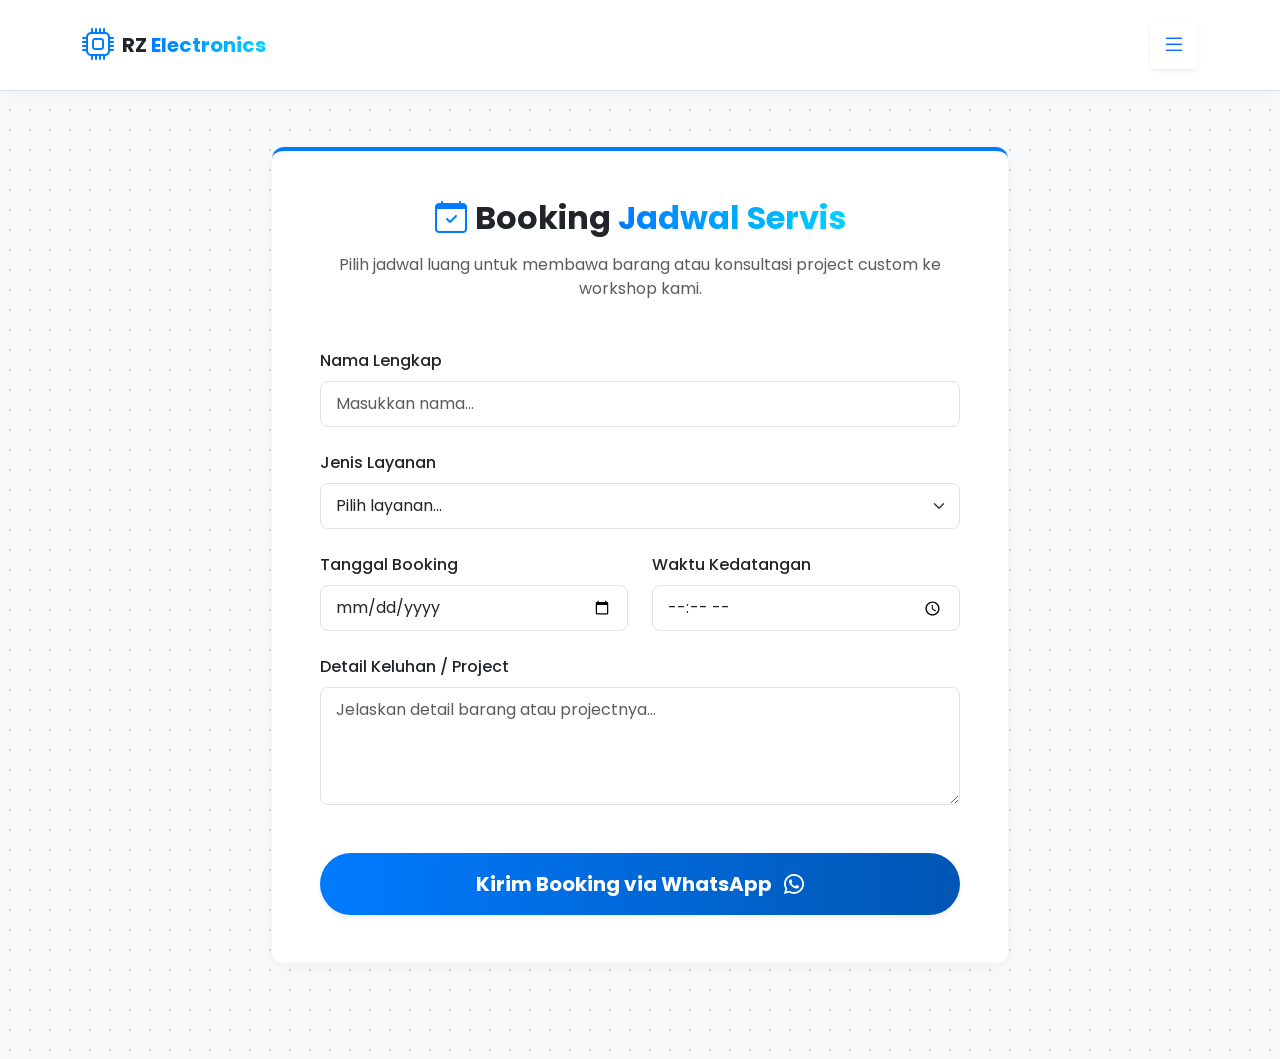
<file: booking.html>
<!DOCTYPE html>
<html lang="id">
<head>
    <meta charset="UTF-8">
    <meta name="viewport" content="width=device-width, initial-scale=1">
    <title>Booking Jadwal | RZ Electronics</title>
    <link href="https://cdn.jsdelivr.net/npm/bootstrap@5.3.3/dist/css/bootstrap.min.css" rel="stylesheet">
    <link href="https://fonts.googleapis.com/css2?family=Poppins:wght@300;400;500;600;700&display=swap" rel="stylesheet">
    <link rel="stylesheet" href="https://cdn.jsdelivr.net/npm/bootstrap-icons@1.11.3/font/bootstrap-icons.min.css">
    <style>
        html { scroll-behavior: smooth; }
        body { font-family: 'Poppins', sans-serif; background-color: #f8f9fa; color: #333; }
        
        :root { --primary-blue: #007bff; --secondary-blue: #00d2ff; }
        
        .navbar { background-color: rgba(255, 255, 255, 0.95) !important; border-bottom: 1px solid #dee2e6; box-shadow: 0 4px 15px rgba(0,0,0,0.03); }
        
        /* Gradient Text Accent */
        .text-gradient { 
            background: linear-gradient(90deg, var(--primary-blue), var(--secondary-blue)); 
            -webkit-background-clip: text; 
            -webkit-text-fill-color: transparent; 
        }
        
        .text-blue { color: var(--primary-blue) !important; }

        .btn-blue { background: linear-gradient(90deg, var(--primary-blue), #0056b3); color: #fff; border: none; box-shadow: 0 4px 15px rgba(0, 123, 255, 0.3); transition: 0.3s;}
        .btn-blue:hover { transform: translateY(-2px); box-shadow: 0 6px 20px rgba(0, 123, 255, 0.4); color: #fff; }
        
        /* Card Accents */
        .card-neutral { 
            background-color: #ffffff; 
            border: none;
            border-top: 4px solid var(--primary-blue);
            border-radius: 12px; 
            transition: all 0.4s ease; 
            box-shadow: 0 5px 15px rgba(0,0,0,0.04);
        }
        .card-neutral:hover { transform: translateY(-4px); box-shadow: 0 15px 30px rgba(0,0,0,0.08); }
        
        .bg-pattern {
            background-color: #f8f9fa;
            background-image: radial-gradient(#ced4da 1px, transparent 1px);
            background-size: 20px 20px;
        }
        
        /* Sidebar Link Styling */
        .sidebar-link { color: #555; text-decoration: none; padding: 12px 0; display: block; border-bottom: 1px solid #eee; transition: 0.2s;}
        .sidebar-link:hover, .sidebar-link.active { color: var(--primary-blue); font-weight: 600; padding-left: 10px;}
        
        /* Floating Offcanvas */
        .floating-menu {
            top: 20px !important;
            bottom: 20px !important;
            right: 20px !important;
            height: calc(100vh - 40px) !important;
            border-radius: 20px !important;
            border: none !important;
            box-shadow: -5px 10px 30px rgba(0,0,0,0.15) !important;
        }

        /* Form Customizations */
        .form-control, .form-select { border: 1px solid #dee2e6; padding: 10px 15px; border-radius: 8px; transition: 0.3s; }
        .form-control:focus, .form-select:focus { border-color: var(--primary-blue); box-shadow: 0 0 0 0.25rem rgba(0, 123, 255, 0.15); }
    </style>
</head>
<body class="bg-pattern">

    <nav class="navbar sticky-top py-3">
        <div class="container d-flex justify-content-between align-items-center">
            <a class="navbar-brand fw-bold d-flex align-items-center text-dark" href="index.html">
                <i class="bi bi-cpu fs-2 text-blue me-2"></i> <span>RZ <span class="text-gradient">Electronics</span></span>
            </a>
            <button class="btn btn-outline-primary border-0 shadow-sm" type="button" data-bs-toggle="offcanvas" data-bs-target="#sidebarMenu">
                <i class="bi bi-list fs-4"></i>
            </button>
        </div>
    </nav>

    <div class="offcanvas offcanvas-end floating-menu" id="sidebarMenu">
        <div class="offcanvas-header border-bottom">
            <h5 class="offcanvas-title fw-bold text-gradient fs-4">Menu Navigasi</h5>
            <button type="button" class="btn-close" data-bs-dismiss="offcanvas"></button>
        </div>
        <div class="offcanvas-body d-flex flex-column">
            <ul class="list-unstyled fs-5 mt-2">
                <li><a class="sidebar-link" href="index.html"><i class="bi bi-house-door me-3 text-blue"></i> Beranda</a></li>
                <li><a class="sidebar-link" href="pembayaran.html"><i class="bi bi-currency-dollar me-3 text-blue"></i> Pembayaran</a></li>
                <li><a class="sidebar-link active" href="booking.html"><i class="bi bi-calendar-check-fill me-3 text-blue"></i> Booking Jadwal</a></li>
                <li><a class="sidebar-link" href="project.html"><i class="bi bi-rocket-takeoff me-3 text-blue"></i> Project</a></li>
                <li><a class="sidebar-link" href="kontak.html"><i class="bi bi-telephone me-3 text-blue"></i> Kontak</a></li>
            </ul>
            
            <div class="mt-auto pt-4 border-top">
                <p class="text-muted small mb-2 text-center">Butuh bantuan darurat?</p>
                <a href="https://wa.me/6281234567890" class="btn btn-outline-primary w-100 rounded-pill"><i class="bi bi-whatsapp me-2"></i>Hubungi Teknisi</a>
            </div>
        </div>
    </div>

    <section class="py-5">
        <div class="container mt-2 mb-5">
            <div class="row justify-content-center">
                <div class="col-lg-8">
                    <div class="card card-neutral p-4 p-md-5">
                        <div class="card-body p-0">
                            <h2 class="text-center fw-bold mb-3"><i class="bi bi-calendar-check text-blue me-2"></i>Booking <span class="text-gradient">Jadwal Servis</span></h2>
                            <p class="text-center text-muted mb-5">Pilih jadwal luang untuk membawa barang atau konsultasi project custom ke workshop kami.</p>

                            <form action="https://wa.me/6281234567890" method="get" target="_blank">
                                <div class="mb-4">
                                    <label class="form-label fw-medium text-dark">Nama Lengkap</label>
                                    <input type="text" class="form-control" name="text" placeholder="Masukkan nama..." required>
                                </div>
                                <div class="mb-4">
                                    <label class="form-label fw-medium text-dark">Jenis Layanan</label>
                                    <select class="form-select">
                                        <option selected disabled>Pilih layanan...</option>
                                        <option value="Servis Elektronik">Servis Elektronik Umum</option>
                                        <option value="Custom SMPS">Custom SMPS / Power Supply</option>
                                        <option value="Desain PCB">Desain & Cetak PCB</option>
                                        <option value="Kelistrikan Motor">Kelistrikan / CDI Custom</option>
                                    </select>
                                </div>
                                <div class="row">
                                    <div class="col-md-6 mb-4">
                                        <label class="form-label fw-medium text-dark">Tanggal Booking</label>
                                        <input type="date" class="form-control" required>
                                    </div>
                                    <div class="col-md-6 mb-4">
                                        <label class="form-label fw-medium text-dark">Waktu Kedatangan</label>
                                        <input type="time" class="form-control" required>
                                    </div>
                                </div>
                                <div class="mb-5">
                                    <label class="form-label fw-medium text-dark">Detail Keluhan / Project</label>
                                    <textarea class="form-control" rows="4" placeholder="Jelaskan detail barang atau projectnya..."></textarea>
                                </div>
                                <div class="d-grid">
                                    <button type="submit" class="btn btn-blue py-3 fw-bold fs-5 rounded-pill shadow-sm">Kirim Booking via WhatsApp <i class="bi bi-whatsapp ms-2"></i></button>
                                </div>
                            </form>
                        </div>
                    </div>
                </div>
            </div>
        </div>
    </section>

    <script src="https://cdn.jsdelivr.net/npm/bootstrap@5.3.3/dist/js/bootstrap.bundle.min.js"></script>
</body>
</html>
</file>
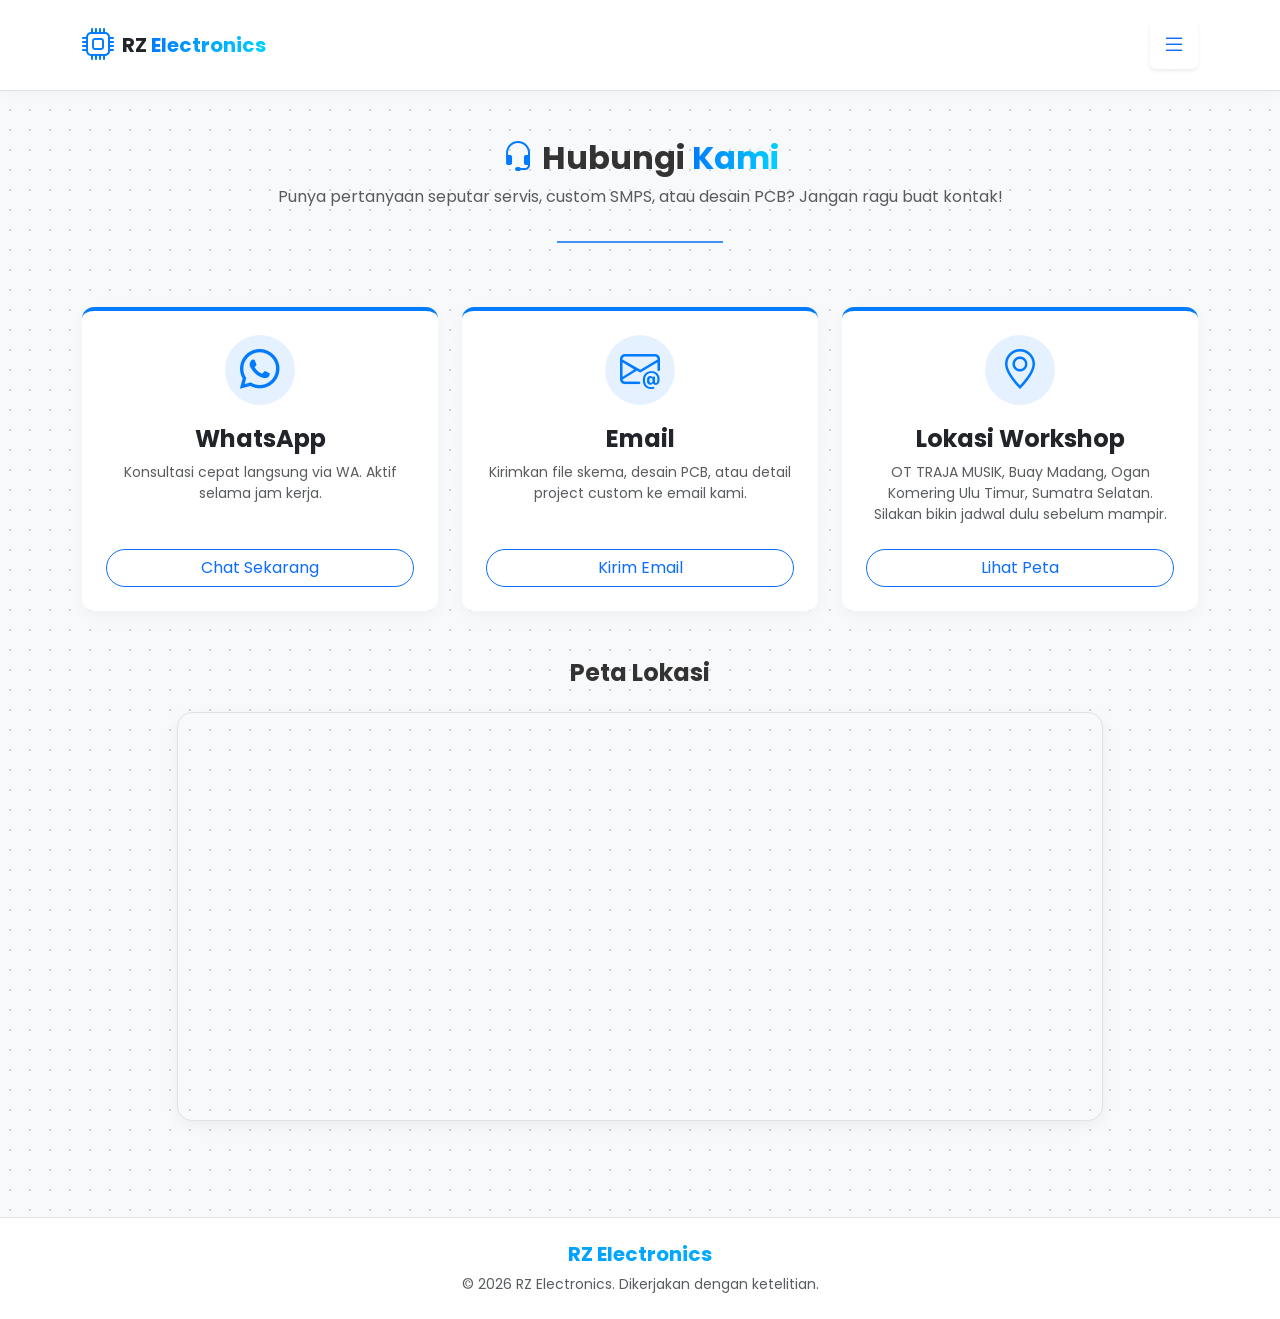
<file: kontak.html>
<!DOCTYPE html>
<html lang="id">
<head>
    <meta charset="UTF-8">
    <meta name="viewport" content="width=device-width, initial-scale=1">
    <title>Kontak Kami | RZ Electronics</title>
    <link href="https://cdn.jsdelivr.net/npm/bootstrap@5.3.3/dist/css/bootstrap.min.css" rel="stylesheet">
    <link href="https://fonts.googleapis.com/css2?family=Poppins:wght@300;400;500;600;700&display=swap" rel="stylesheet">
    <link rel="stylesheet" href="https://cdn.jsdelivr.net/npm/bootstrap-icons@1.11.3/font/bootstrap-icons.min.css">
    <style>
        html { scroll-behavior: smooth; }
        body { font-family: 'Poppins', sans-serif; background-color: #f8f9fa; color: #333; }
        
        :root { --primary-blue: #007bff; --secondary-blue: #00d2ff; }
        
        .navbar { background-color: rgba(255, 255, 255, 0.95) !important; border-bottom: 1px solid #dee2e6; box-shadow: 0 4px 15px rgba(0,0,0,0.03); }
        
        /* Gradient Text Accent */
        .text-gradient { 
            background: linear-gradient(90deg, var(--primary-blue), var(--secondary-blue)); 
            -webkit-background-clip: text; 
            -webkit-text-fill-color: transparent; 
        }
        
        .text-blue { color: var(--primary-blue) !important; }

        .btn-blue { background: linear-gradient(90deg, var(--primary-blue), #0056b3); color: #fff; border: none; box-shadow: 0 4px 15px rgba(0, 123, 255, 0.3); transition: 0.3s;}
        .btn-blue:hover { transform: translateY(-2px); box-shadow: 0 6px 20px rgba(0, 123, 255, 0.4); color: #fff; }
        
        /* Card Accents */
        .card-neutral { 
            background-color: #ffffff; 
            border: none;
            border-top: 4px solid var(--primary-blue);
            border-radius: 12px; 
            transition: all 0.4s ease; 
            box-shadow: 0 5px 15px rgba(0,0,0,0.04);
        }
        .card-neutral:hover { transform: translateY(-4px); box-shadow: 0 15px 30px rgba(0,0,0,0.08); }
        
        .bg-pattern {
            background-color: #f8f9fa;
            background-image: radial-gradient(#ced4da 1px, transparent 1px);
            background-size: 20px 20px;
        }
        
        /* Sidebar Link Styling */
        .sidebar-link { color: #555; text-decoration: none; padding: 12px 0; display: block; border-bottom: 1px solid #eee; transition: 0.2s;}
        .sidebar-link:hover, .sidebar-link.active { color: var(--primary-blue); font-weight: 600; padding-left: 10px;}
        
        /* Floating Offcanvas */
        .floating-menu {
            top: 20px !important;
            bottom: 20px !important;
            right: 20px !important;
            height: calc(100vh - 40px) !important;
            border-radius: 20px !important;
            border: none !important;
            box-shadow: -5px 10px 30px rgba(0,0,0,0.15) !important;
        }

        /* Icon Wrapper */
        .icon-circle {
            width: 70px;
            height: 70px;
            background: rgba(0, 123, 255, 0.1);
            border-radius: 50%;
            display: flex;
            align-items: center;
            justify-content: center;
            margin: 0 auto 20px;
            transition: 0.3s;
        }
        .card-neutral:hover .icon-circle {
            background: var(--primary-blue);
        }
        .card-neutral:hover .icon-circle i {
            color: #fff !important;
        }

        .map-container {
            border-radius: 15px;
            overflow: hidden;
            box-shadow: 0 5px 15px rgba(0,0,0,0.05);
            border: 1px solid #dee2e6;
        }
    </style>
</head>
<body class="bg-pattern">

    <nav class="navbar sticky-top py-3">
        <div class="container d-flex justify-content-between align-items-center">
            <a class="navbar-brand fw-bold d-flex align-items-center text-dark" href="index.html">
                <i class="bi bi-cpu fs-2 text-blue me-2"></i> <span>RZ <span class="text-gradient">Electronics</span></span>
            </a>
            <button class="btn btn-outline-primary border-0 shadow-sm" type="button" data-bs-toggle="offcanvas" data-bs-target="#sidebarMenu">
                <i class="bi bi-list fs-4"></i>
            </button>
        </div>
    </nav>

    <div class="offcanvas offcanvas-end floating-menu" id="sidebarMenu">
        <div class="offcanvas-header border-bottom">
            <h5 class="offcanvas-title fw-bold text-gradient fs-4">Menu Navigasi</h5>
            <button type="button" class="btn-close" data-bs-dismiss="offcanvas"></button>
        </div>
        <div class="offcanvas-body d-flex flex-column">
            <ul class="list-unstyled fs-5 mt-2">
                <li><a class="sidebar-link" href="index.html"><i class="bi bi-house-door me-3 text-blue"></i> Beranda</a></li>
                <li><a class="sidebar-link" href="pembayaran.html"><i class="bi bi-currency-dollar me-3 text-blue"></i> Pembayaran</a></li>
                <li><a class="sidebar-link" href="booking.html"><i class="bi bi-calendar-check me-3 text-blue"></i> Booking Jadwal</a></li>
                <li><a class="sidebar-link" href="project.html"><i class="bi bi-rocket-takeoff me-3 text-blue"></i> Project</a></li>
                <li><a class="sidebar-link active" href="kontak.html"><i class="bi bi-telephone-fill me-3 text-blue"></i> Kontak</a></li>
            </ul>
        </div>
    </div>

    <section class="py-5">
        <div class="container mb-5">
            <div class="text-center mb-5">
                <h2 class="fw-bold"><i class="bi bi-headset text-blue me-2"></i>Hubungi <span class="text-gradient">Kami</span></h2>
                <p class="text-muted">Punya pertanyaan seputar servis, custom SMPS, atau desain PCB? Jangan ragu buat kontak!</p>
                <div class="row justify-content-center mt-3"><div class="col-2"><hr class="border-primary border-2 opacity-75"></div></div>
            </div>

            <div class="row g-4 justify-content-center mb-5">
                <div class="col-md-4">
                    <div class="card card-neutral p-4 h-100 text-center">
                        <div class="icon-circle">
                            <i class="bi bi-whatsapp fs-1 text-blue"></i>
                        </div>
                        <h4 class="fw-bold">WhatsApp</h4>
                        <p class="text-muted small mb-4">Konsultasi cepat langsung via WA. Aktif selama jam kerja.</p>
                        <a href="https://wa.me/6281234567890?text=Halo%20Mas%20Rizki,%20saya%20mau%20konsultasi%20soal%20servis/project%20elektronik..." target="_blank" class="btn btn-outline-primary rounded-pill w-100 mt-auto">Chat Sekarang</a>
                    </div>
                </div>
                
                <div class="col-md-4">
                    <div class="card card-neutral p-4 h-100 text-center">
                        <div class="icon-circle">
                            <i class="bi bi-envelope-at fs-1 text-blue"></i>
                        </div>
                        <h4 class="fw-bold">Email</h4>
                        <p class="text-muted small mb-4">Kirimkan file skema, desain PCB, atau detail project custom ke email kami.</p>
                        <a href="mailto:admin@rzelectronics.com" class="btn btn-outline-primary rounded-pill w-100 mt-auto">Kirim Email</a>
                    </div>
                </div>
                
                <div class="col-md-4">
                    <div class="card card-neutral p-4 h-100 text-center">
                        <div class="icon-circle">
                            <i class="bi bi-geo-alt fs-1 text-blue"></i>
                        </div>
                        <h4 class="fw-bold">Lokasi Workshop</h4>
                        <p class="text-muted small mb-4">OT TRAJA MUSIK, Buay Madang, Ogan Komering Ulu Timur, Sumatra Selatan. Silakan bikin jadwal dulu sebelum mampir.</p>
                        <a href="#maps" class="btn btn-outline-primary rounded-pill w-100 mt-auto">Lihat Peta</a>
                    </div>
                </div>
            </div>

            <div id="maps" class="row justify-content-center">
                <div class="col-lg-10">
                    <h4 class="fw-bold text-center mb-4">Peta Lokasi</h4>
                    <div class="map-container">
                        <!-- Pakai koordinat presisi dari link mas Rizki -->
                        <iframe 
                            src="https://maps.google.com/maps?q=-4.238824,104.4643053&t=&z=19&ie=UTF8&iwloc=&output=embed" 
                            width="100%" 
                            height="400" 
                            style="border:0;" 
                            allowfullscreen="" 
                            loading="lazy" 
                            referrerpolicy="no-referrer-when-downgrade">
                        </iframe>
                    </div>
                </div>
            </div>

        </div>
    </section>

    <footer class="py-4 text-center bg-white border-top mt-auto">
        <div class="container">
            <h5 class="fw-bold text-gradient mb-2">RZ Electronics</h5>
            <p class="text-muted small mb-0">&copy; 2026 RZ Electronics. Dikerjakan dengan ketelitian.</p>
        </div>
    </footer>

    <script src="https://cdn.jsdelivr.net/npm/bootstrap@5.3.3/dist/js/bootstrap.bundle.min.js"></script>
</body>
</html>
</file>
